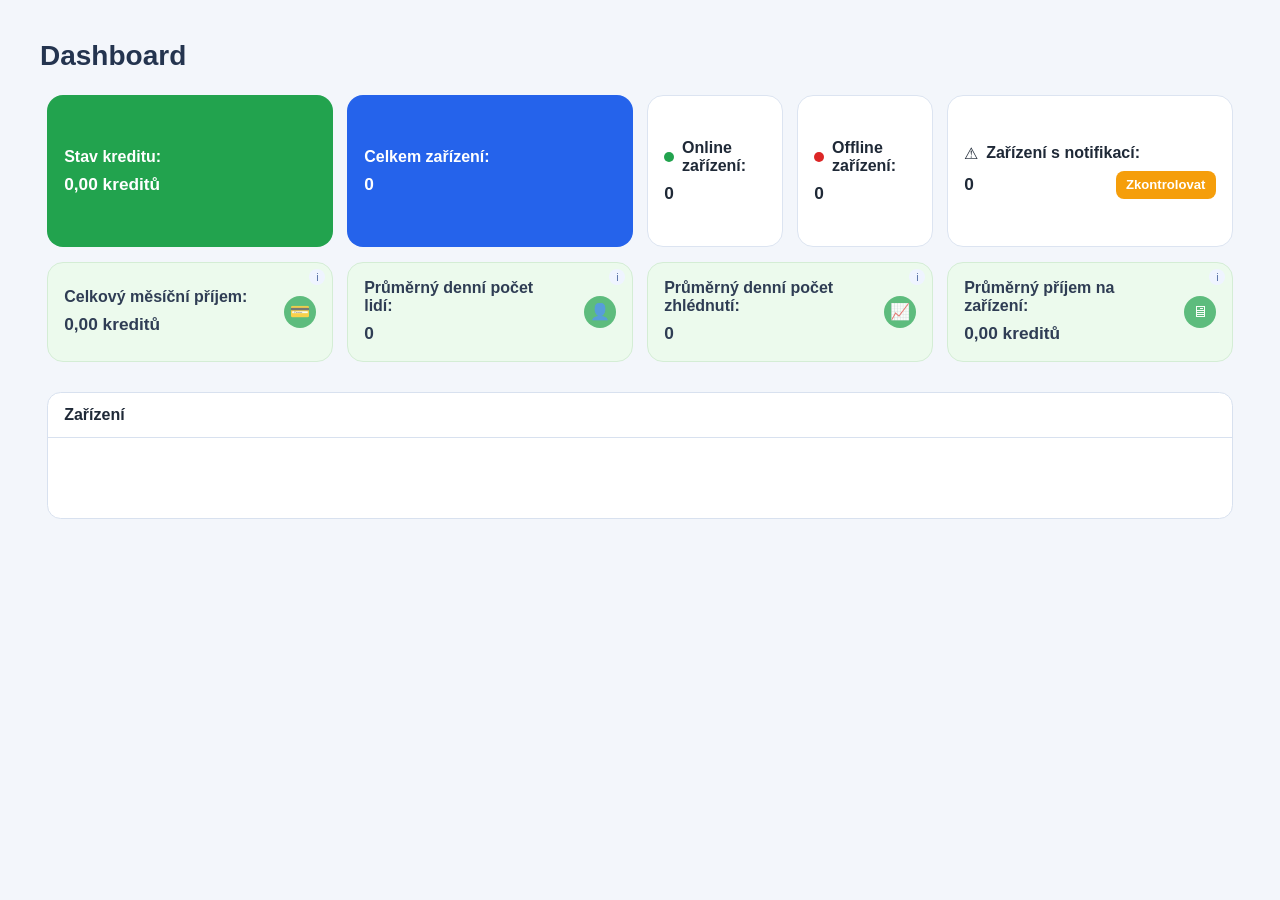
<file: browser/dashboard-preview.html>
<!doctype html>
<html lang="cs">
  <head>
    <meta charset="utf-8" />
    <meta name="viewport" content="width=device-width, initial-scale=1" />
    <title>Dashboard Preview</title>
    <style>
      :root {
        color-scheme: light;
      }

      * {
        box-sizing: border-box;
      }

      body {
        margin: 0;
        min-height: 100vh;
        font-family: Inter, 'Segoe UI', Tahoma, Geneva, Verdana, sans-serif;
        background: #f3f6fb;
        color: #1f2937;
      }

      .p-rsp-lg {
        padding: 1rem;
      }

      .p-rsp-sm {
        max-width: 1240px;
        margin: 0 auto;
        padding: 0.75rem;
      }

      #is-scroller {
        min-height: 100vh;
      }

      h1 {
        margin: 0 0 1rem;
        color: #24344f;
        font-size: 1.75rem;
      }

      .flex {
        display: flex;
      }

      .flex-column {
        flex-direction: column;
      }

      .gap-3 {
        gap: 0.9rem;
      }

      .grid {
        display: flex;
        flex-wrap: wrap;
        margin: -0.45rem;
      }

      .grid-nogutter {
        margin: 0;
      }

      .grid-nogutter > [class*='col'] {
        padding: 0;
      }

      [class*='col'] {
        width: 100%;
        padding: 0.45rem;
      }

      .col {
        flex: 1 1 0;
      }

      .col-6 {
        width: 50%;
      }

      .col-12 {
        width: 100%;
      }

      .card {
        height: 100%;
      }

      .cell {
        position: relative;
        border-radius: 1rem;
        border: 1px solid #dce4f1;
        padding: 1rem;
        background: #fff;
        height: 100%;
        display: flex;
        align-items: center;
        justify-content: space-between;
        gap: 0.75rem;
      }

      .cell.large {
        min-height: 9.5rem;
      }

      .cell.small {
        min-height: 6.25rem;
      }

      .green-bg {
        background: #22a34e;
      }

      .blue-bg {
        background: #2563eb;
      }

      .light-green-bg {
        background: #ecfaed;
      }

      .white-cl,
      .white-cl .font-semibold,
      .white-cl .font-bold {
        color: #fff;
      }

      .gray-cl,
      .gray-cl .font-semibold,
      .gray-cl .font-bold {
        color: #2f3d54;
      }

      .cell.green-bg,
      .cell.blue-bg {
        border-color: transparent;
      }

      .cell.light-green-bg {
        border-color: #d4edd5;
      }

      .content {
        flex: 1;
        min-width: 0;
      }

      .title {
        display: flex;
        align-items: center;
        gap: 0.5rem;
        margin-bottom: 0.5rem;
      }

      .font-semibold {
        font-weight: 600;
      }

      .font-bold {
        font-weight: 700;
        font-size: 1.08rem;
      }

      .state-badge {
        width: 0.62rem;
        height: 0.62rem;
        border-radius: 50%;
        display: inline-flex;
        flex-shrink: 0;
      }

      .state-badge.red {
        background: #dc2626;
      }

      .state-badge.green {
        background: #22a34e;
      }

      .value {
        display: flex;
        align-items: center;
        justify-content: space-between;
        gap: 0.5rem;
      }

      .warn-btn {
        border: none;
        border-radius: 0.5rem;
        background: #f59e0b;
        color: #fff;
        padding: 0.4rem 0.65rem;
        font-size: 0.82rem;
        font-weight: 600;
      }

      .info-icon {
        position: absolute;
        top: 0.4rem;
        right: 0.4rem;
        width: 1rem;
        height: 1rem;
        border-radius: 50%;
        display: inline-flex;
        align-items: center;
        justify-content: center;
        font-size: 0.68rem;
        background: #eff4ff;
        color: #5972a6;
      }

      .badge-icon {
        width: 2rem;
        height: 2rem;
        border-radius: 50%;
        display: inline-flex;
        align-items: center;
        justify-content: center;
        margin-left: 0.75rem;
        opacity: 0.7;
        background: #22a34e;
        color: #fff;
      }

      .entity-grid {
        border: 1px solid #d8e1ef;
        border-radius: 0.85rem;
        overflow: hidden;
        background: #fff;
        margin-top: 1rem;
      }

      .entity-grid .header {
        padding: 0.8rem 1rem;
        font-weight: 600;
        border-bottom: 1px solid #d8e1ef;
      }

      .entity-grid .body {
        min-height: 5rem;
      }

      @media (min-width: 992px) {
        .p-rsp-lg {
          padding: 1.5rem;
        }

        .p-rsp-sm {
          padding: 1rem;
        }

        .lg-col-3 {
          width: 25%;
        }

        .lg-col-12 {
          width: 100%;
        }
      }
    </style>
  </head>
  <body>
    <div id="is-scroller" class="p-rsp-lg">
      <div class="p-rsp-sm">
        <h1 data-cy="dashboard">Dashboard</h1>

        <div class="flex flex-column gap-3">
          <div class="grid">
            <div class="col-6 lg-col-3">
              <div class="card">
                <div class="cell large green-bg white-cl">
                  <div class="content">
                    <div class="title"><span class="font-semibold">Stav kreditu:</span></div>
                    <div class="value"><span class="font-bold">0,00 kreditů</span></div>
                  </div>
                </div>
              </div>
            </div>

            <div class="col-6 lg-col-3">
              <div class="card">
                <div class="cell large blue-bg white-cl">
                  <div class="content">
                    <div class="title"><span class="font-semibold">Celkem zařízení:</span></div>
                    <div class="value"><span class="font-bold">0</span></div>
                  </div>
                </div>
              </div>
            </div>

            <div class="col-12 lg-col-3">
              <div class="grid grid-nogutter" style="height: 100%; gap: 0.9rem;">
                <div class="col lg-col-12">
                  <div class="card">
                    <div class="cell small">
                      <div class="content">
                        <div class="title">
                          <span class="state-badge green"></span>
                          <span class="font-semibold">Online zařízení:</span>
                        </div>
                        <div class="value"><span class="font-bold">0</span></div>
                      </div>
                    </div>
                  </div>
                </div>
                <div class="col lg-col-12">
                  <div class="card">
                    <div class="cell small">
                      <div class="content">
                        <div class="title">
                          <span class="state-badge red"></span>
                          <span class="font-semibold">Offline zařízení:</span>
                        </div>
                        <div class="value"><span class="font-bold">0</span></div>
                      </div>
                    </div>
                  </div>
                </div>
              </div>
            </div>

            <div class="col-12 lg-col-3">
              <div class="card">
                <div class="cell small">
                  <div class="content">
                    <div class="title"><span>⚠</span><span class="font-semibold">Zařízení s notifikací:</span></div>
                    <div class="value">
                      <span class="font-bold">0</span>
                      <button class="warn-btn" type="button">Zkontrolovat</button>
                    </div>
                  </div>
                </div>
              </div>
            </div>
          </div>

          <div class="grid">
            <div class="col-6 lg-col-3">
              <div class="card">
                <div class="cell small light-green-bg gray-cl">
                  <span class="info-icon" title="Celkový příjem z pronájmu reklamních ploch na vašich zařízeních za aktuální měsíc">i</span>
                  <div class="content">
                    <div class="title"><span class="font-semibold">Celkový měsíční příjem:</span></div>
                    <div class="value"><span class="font-bold">0,00 kreditů</span></div>
                  </div>
                  <span class="badge-icon">💳</span>
                </div>
              </div>
            </div>

            <div class="col-6 lg-col-3">
              <div class="card">
                <div class="cell small light-green-bg gray-cl">
                  <span class="info-icon" title="Průměrný denní počet unikátních lidí, kteří viděli reklamy na vašich zařízeních">i</span>
                  <div class="content">
                    <div class="title"><span class="font-semibold">Průměrný denní počet lidí:</span></div>
                    <div class="value"><span class="font-bold">0</span></div>
                  </div>
                  <span class="badge-icon">👤</span>
                </div>
              </div>
            </div>

            <div class="col-6 lg-col-3">
              <div class="card">
                <div class="cell small light-green-bg gray-cl">
                  <span class="info-icon" title="Průměrný počet denních zobrazení reklam napříč všemi vašimi zařízeními">i</span>
                  <div class="content">
                    <div class="title"><span class="font-semibold">Průměrný denní počet zhlédnutí:</span></div>
                    <div class="value"><span class="font-bold">0</span></div>
                  </div>
                  <span class="badge-icon">📈</span>
                </div>
              </div>
            </div>

            <div class="col-6 lg-col-3">
              <div class="card">
                <div class="cell small light-green-bg gray-cl">
                  <span class="info-icon" title="Průměrný měsíční příjem připadající na jedno aktivní zařízení">i</span>
                  <div class="content">
                    <div class="title"><span class="font-semibold">Průměrný příjem na zařízení:</span></div>
                    <div class="value"><span class="font-bold">0,00 kreditů</span></div>
                  </div>
                  <span class="badge-icon">🖥</span>
                </div>
              </div>
            </div>
          </div>

          <div class="entity-grid">
            <div class="header">Zařízení</div>
            <div class="body"></div>
          </div>
        </div>
      </div>
    </div>
  </body>
</html>
</file>
